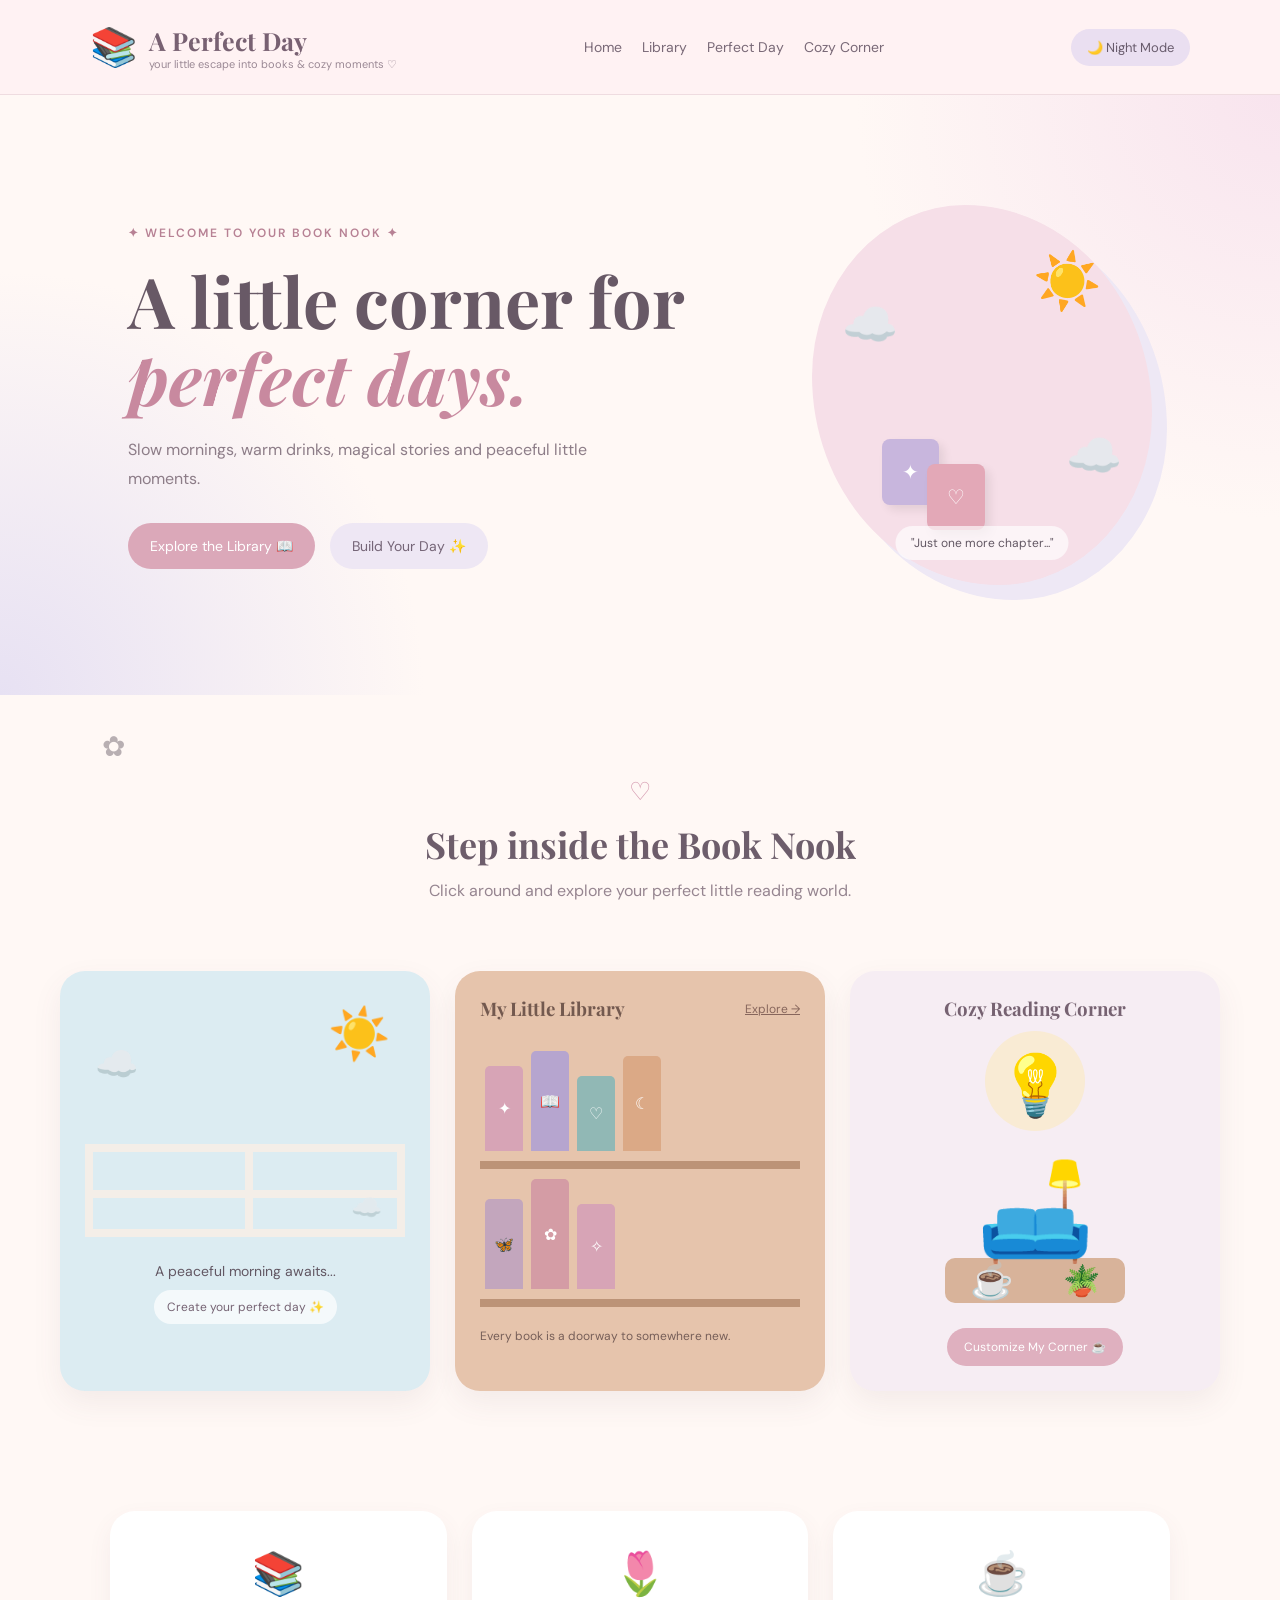
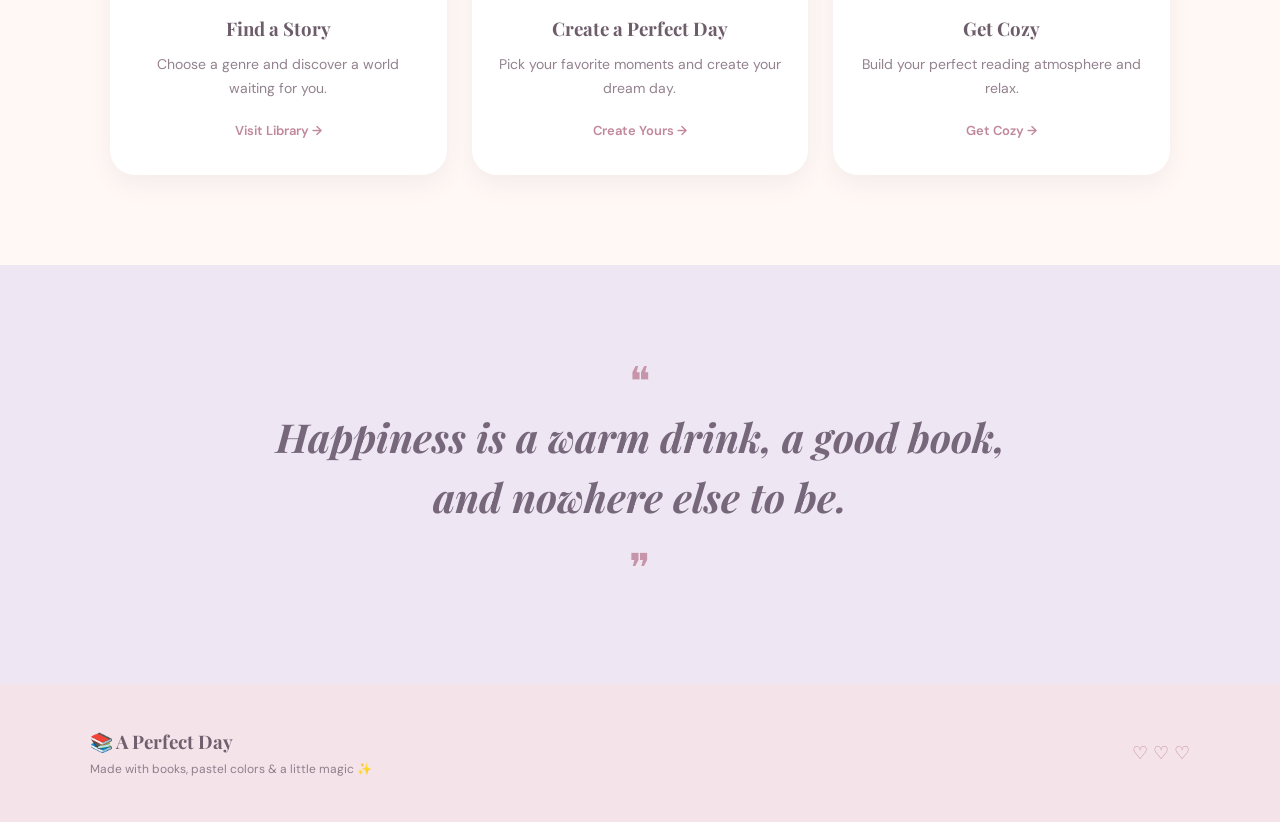
<file: index.html>
<!DOCTYPE html>
<html lang="en">

<head>
    <meta charset="UTF-8">
    <meta name="viewport" content="width=device-width, initial-scale=1.0">

    <title>A Perfect Day | Book Nook</title>

    <link rel="stylesheet" href="style.css">
</head>

<body>

    <div class="floating-decoration decoration-1">✦</div>
    <div class="floating-decoration decoration-2">♡</div>
    <div class="floating-decoration decoration-3">✿</div>

    <header>

        <div class="logo">
            <span>📚</span>
            <div>
                <h1>A Perfect Day</h1>
                <p>your little escape into books & cozy moments ♡</p>
            </div>
        </div>

        <nav>
            <a href="index.html">Home</a>
            <a href="books.html">Library</a>
            <a href="perfect-day.html">Perfect Day</a>
            <a href="cozy-corner.html">Cozy Corner</a>
        </nav>

        <button id="themeButton" class="theme-button">
            🌙 Night Mode
        </button>

    </header>


    <main>

        <!-- HERO -->

        <section class="hero">

            <div class="hero-text">

                <span class="small-title">✦ WELCOME TO YOUR BOOK NOOK ✦</span>

                <h2>
                    A little corner for
                    <span>perfect days.</span>
                </h2>

                <p>
                    Slow mornings, warm drinks, magical stories
                    and peaceful little moments.
                </p>

                <div class="hero-buttons">

                    <a href="books.html" class="primary-button">
                        Explore the Library 📖
                    </a>

                    <a href="perfect-day.html" class="secondary-button">
                        Build Your Day ✨
                    </a>

                </div>

            </div>


            <div class="hero-decoration">

                <div class="moon-stars">☀️</div>

                <div class="cloud cloud-a">☁️</div>
                <div class="cloud cloud-b">☁️</div>

                <div class="mini-book book-one">✦</div>
                <div class="mini-book book-two">♡</div>

                <div class="hero-quote">
                    "Just one more chapter..."
                </div>

            </div>

        </section>


        <!-- BOOK NOOK -->

        <section class="section-title">

            <span>♡</span>

            <h2>Step inside the Book Nook</h2>

            <p>
                Click around and explore your perfect little reading world.
            </p>

        </section>


        <section class="book-nook">

            <!-- WINDOW -->

            <div class="window-card">

                <div class="window-top">

                    <span class="sun" id="sun">☀️</span>

                    <span class="tiny-cloud">☁️</span>

                </div>

                <div class="window-middle">

                    <div class="window-divider vertical"></div>
                    <div class="window-divider horizontal"></div>

                    <div class="cloud small-cloud">☁️</div>

                </div>

                <div class="window-bottom">

                    <p id="timeText">
                        A peaceful morning awaits...
                    </p>

                    <a href="perfect-day.html">
                        Create your perfect day ✨
                    </a>

                </div>

            </div>


            <!-- BOOKSHELF -->

            <div class="bookshelf-card">

                <div class="bookshelf-title">

                    <h3>My Little Library</h3>

                    <a href="books.html">Explore →</a>

                </div>


                <div class="shelf">

                    <div class="book pastel-book-1">✦</div>
                    <div class="book pastel-book-2">📖</div>
                    <div class="book pastel-book-3">♡</div>
                    <div class="book pastel-book-4">☾</div>

                </div>


                <div class="shelf">

                    <div class="book pastel-book-5">🦋</div>
                    <div class="book pastel-book-6">✿</div>
                    <div class="book pastel-book-1">✧</div>

                </div>


                <p class="shelf-caption">
                    Every book is a doorway to somewhere new.
                </p>

            </div>


            <!-- COZY AREA -->

            <div class="cozy-card">

                <h3>Cozy Reading Corner</h3>

                <div class="lamp-area">

                    <button id="lamp" class="lamp-button">
                        💡
                    </button>

                    <span class="lamp-glow"></span>

                </div>


                <div class="chair">
                    🛋️
                </div>


                <div class="little-table">

                    <button id="mug" class="mug-button">
                        ☕
                    </button>

                    <span>🪴</span>

                </div>


                <a href="cozy-corner.html" class="cozy-button">
                    Customize My Corner ☕
                </a>

            </div>

        </section>


        <!-- FEATURES -->

        <section class="features-section">

            <div class="feature-card">

                <div class="feature-icon">📚</div>

                <h3>Find a Story</h3>

                <p>
                    Choose a genre and discover
                    a world waiting for you.
                </p>

                <a href="books.html">
                    Visit Library →
                </a>

            </div>


            <div class="feature-card">

                <div class="feature-icon">🌷</div>

                <h3>Create a Perfect Day</h3>

                <p>
                    Pick your favorite moments
                    and create your dream day.
                </p>

                <a href="perfect-day.html">
                    Create Yours →
                </a>

            </div>


            <div class="feature-card">

                <div class="feature-icon">☕</div>

                <h3>Get Cozy</h3>

                <p>
                    Build your perfect reading
                    atmosphere and relax.
                </p>

                <a href="cozy-corner.html">
                    Get Cozy →
                </a>

            </div>

        </section>


        <!-- QUOTE -->

        <section class="quote-section">

            <span class="quote-icon">❝</span>

            <h2>
                Happiness is a warm drink,
                a good book, and nowhere else to be.
            </h2>

            <span class="quote-icon bottom-quote">❞</span>

        </section>

    </main>


    <footer>

        <div>

            <h3>📚 A Perfect Day</h3>

            <p>
                Made with books, pastel colors & a little magic ✨
            </p>

        </div>

        <p class="footer-heart">
            ♡ ♡ ♡
        </p>

    </footer>


    <script src="script.js"></script>

</body>

</html>
</file>
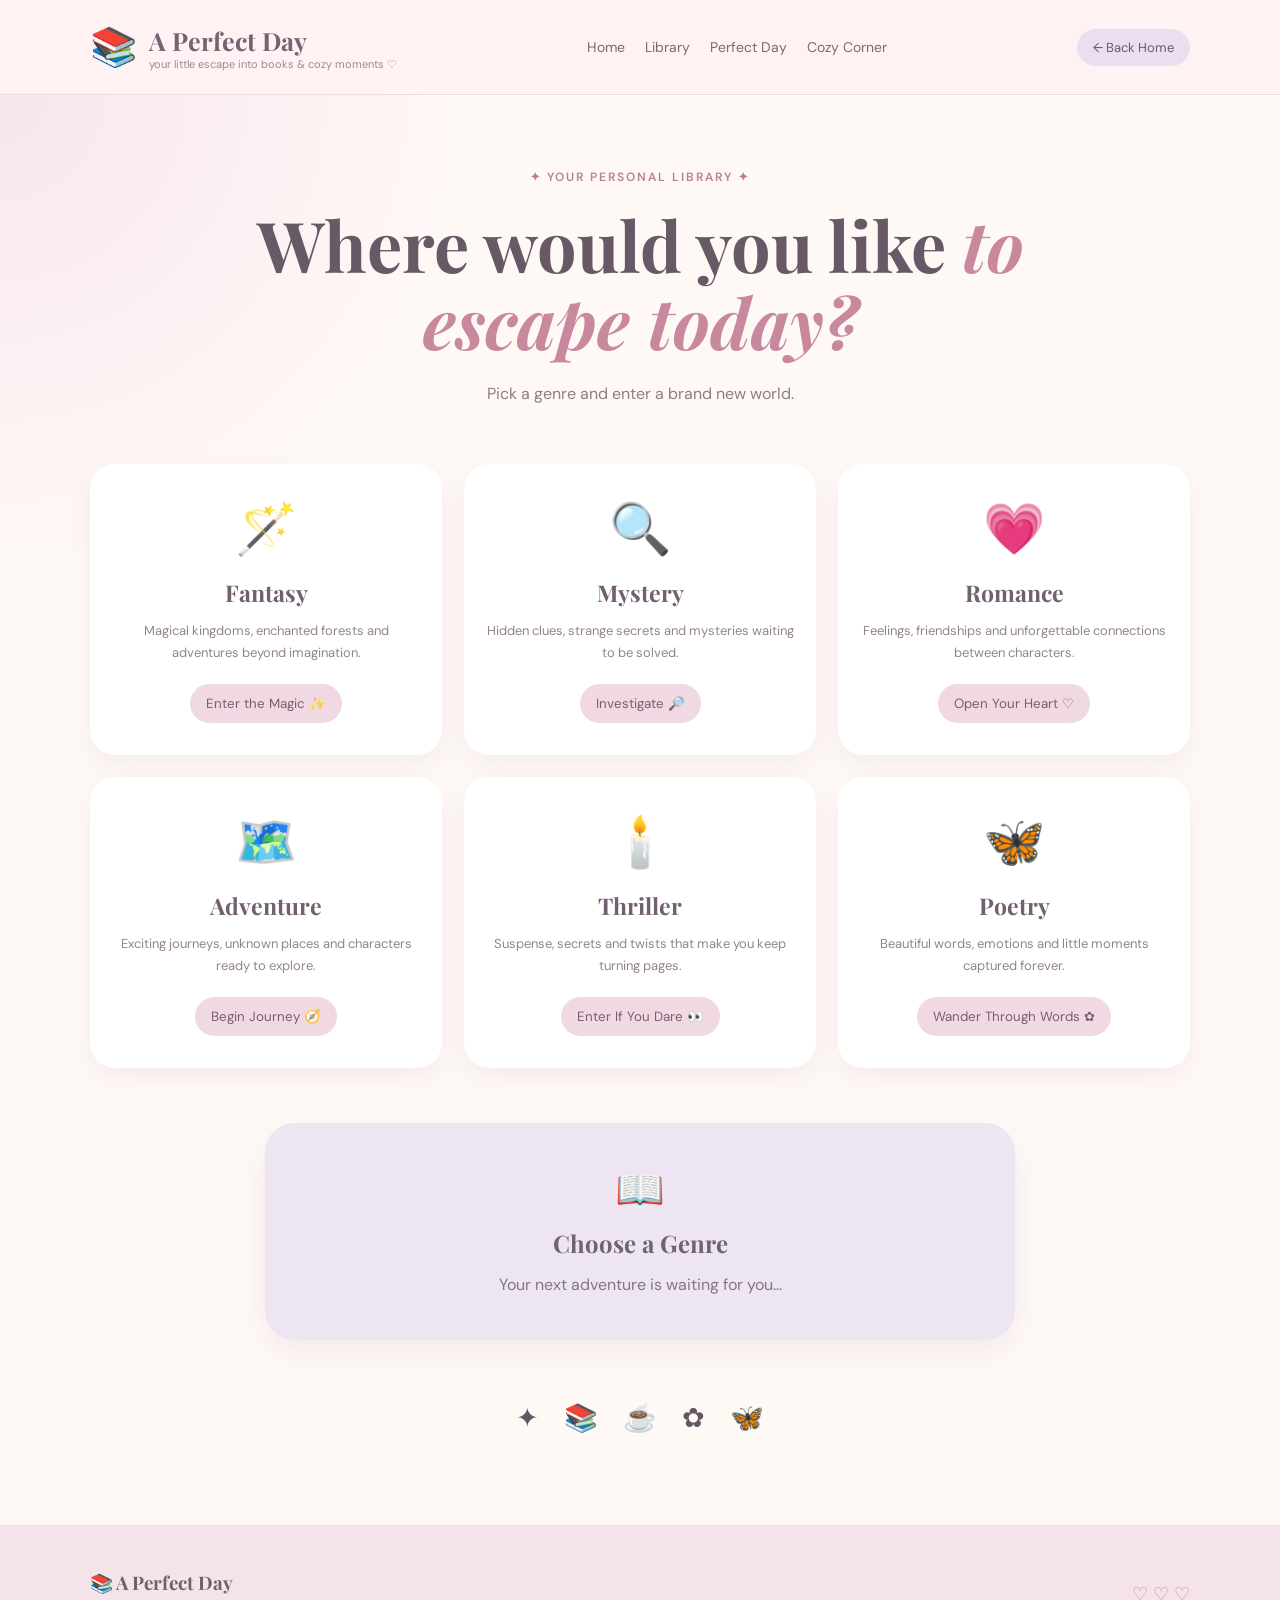
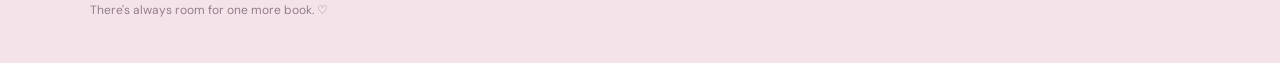
<file: books.html>
<!DOCTYPE html>
<html lang="en">

<head>
    <meta charset="UTF-8">
    <meta name="viewport" content="width=device-width, initial-scale=1.0">

    <title>My Library | A Perfect Day</title>

    <link rel="stylesheet" href="style.css">
</head>

<body>

    <div class="floating-decoration decoration-1">✦</div>
    <div class="floating-decoration decoration-2">♡</div>

    <header>

        <div class="logo">

            <span>📚</span>

            <div>

                <h1>A Perfect Day</h1>

                <p>your little escape into books & cozy moments ♡</p>

            </div>

        </div>


        <nav>

            <a href="index.html">Home</a>
            <a href="books.html">Library</a>
            <a href="perfect-day.html">Perfect Day</a>
            <a href="cozy-corner.html">Cozy Corner</a>

        </nav>


        <a href="index.html" class="back-button">
            ← Back Home
        </a>

    </header>


    <main class="page-main">

        <section class="page-hero">

            <span class="small-title">
                ✦ YOUR PERSONAL LIBRARY ✦
            </span>

            <h2>
                Where would you like
                <span>to escape today?</span>
            </h2>

            <p>
                Pick a genre and enter a brand new world.
            </p>

        </section>


        <section class="genre-grid">

            <article class="genre-card">

                <div class="genre-icon">🪄</div>

                <h3>Fantasy</h3>

                <p>
                    Magical kingdoms, enchanted forests
                    and adventures beyond imagination.
                </p>

                <button data-genre="Fantasy">
                    Enter the Magic ✨
                </button>

            </article>


            <article class="genre-card">

                <div class="genre-icon">🔍</div>

                <h3>Mystery</h3>

                <p>
                    Hidden clues, strange secrets
                    and mysteries waiting to be solved.
                </p>

                <button data-genre="Mystery">
                    Investigate 🔎
                </button>

            </article>


            <article class="genre-card">

                <div class="genre-icon">💗</div>

                <h3>Romance</h3>

                <p>
                    Feelings, friendships and unforgettable
                    connections between characters.
                </p>

                <button data-genre="Romance">
                    Open Your Heart ♡
                </button>

            </article>


            <article class="genre-card">

                <div class="genre-icon">🗺️</div>

                <h3>Adventure</h3>

                <p>
                    Exciting journeys, unknown places
                    and characters ready to explore.
                </p>

                <button data-genre="Adventure">
                    Begin Journey 🧭
                </button>

            </article>


            <article class="genre-card">

                <div class="genre-icon">🕯️</div>

                <h3>Thriller</h3>

                <p>
                    Suspense, secrets and twists
                    that make you keep turning pages.
                </p>

                <button data-genre="Thriller">
                    Enter If You Dare 👀
                </button>

            </article>


            <article class="genre-card">

                <div class="genre-icon">🦋</div>

                <h3>Poetry</h3>

                <p>
                    Beautiful words, emotions
                    and little moments captured forever.
                </p>

                <button data-genre="Poetry">
                    Wander Through Words ✿
                </button>

            </article>

        </section>


        <section id="genreResult" class="result-card">

            <span class="result-icon">📖</span>

            <h2>Choose a Genre</h2>

            <p>
                Your next adventure is waiting for you...
            </p>

        </section>


        <section class="library-decoration">

            <span>✦</span>
            <span>📚</span>
            <span>☕</span>
            <span>✿</span>
            <span>🦋</span>

        </section>

    </main>


    <footer>

        <div>

            <h3>📚 A Perfect Day</h3>

            <p>
                There's always room for one more book. ♡
            </p>

        </div>

        <p class="footer-heart">♡ ♡ ♡</p>

    </footer>


    <script src="script.js"></script>

</body>

</html>
</file>
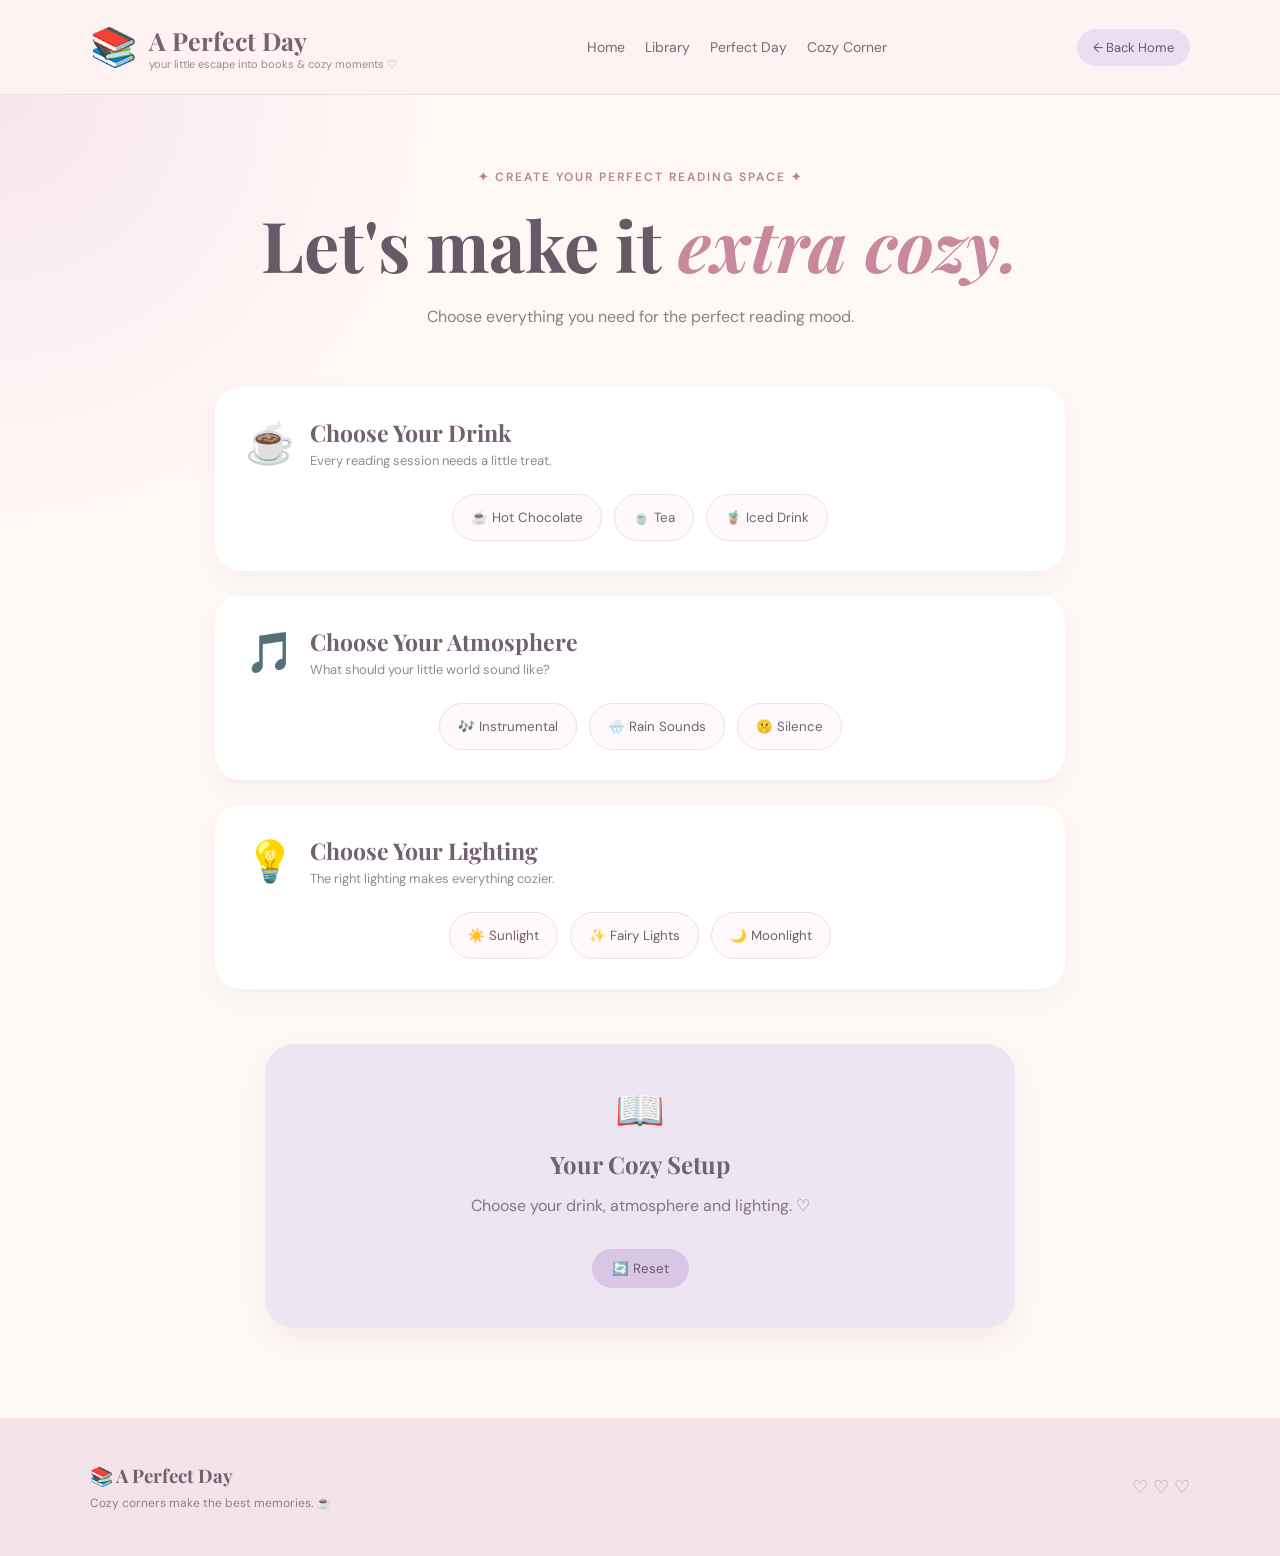
<file: cozy-corner.html>
<!DOCTYPE html>
<html lang="en">

<head>
    <meta charset="UTF-8">
    <meta name="viewport" content="width=device-width, initial-scale=1.0">

    <title>Cozy Corner | A Perfect Day</title>

    <link rel="stylesheet" href="style.css">
</head>

<body>

    <div class="floating-decoration decoration-1">☕</div>
    <div class="floating-decoration decoration-2">♡</div>

    <header>

        <div class="logo">

            <span>📚</span>

            <div>

                <h1>A Perfect Day</h1>

                <p>your little escape into books & cozy moments ♡</p>

            </div>

        </div>


        <nav>

            <a href="index.html">Home</a>
            <a href="books.html">Library</a>
            <a href="perfect-day.html">Perfect Day</a>
            <a href="cozy-corner.html">Cozy Corner</a>

        </nav>


        <a href="index.html" class="back-button">
            ← Back Home
        </a>

    </header>


    <main class="page-main">

        <section class="page-hero">

            <span class="small-title">
                ✦ CREATE YOUR PERFECT READING SPACE ✦
            </span>

            <h2>
                Let's make it
                <span>extra cozy.</span>
            </h2>

            <p>
                Choose everything you need for the perfect reading mood.
            </p>

        </section>


        <!-- DRINK -->

        <section class="choice-section">

            <div class="choice-heading">

                <span>☕</span>

                <div>

                    <h3>Choose Your Drink</h3>

                    <p>Every reading session needs a little treat.</p>

                </div>

            </div>


            <div class="choice-buttons">

                <button class="cozy-option"
                    data-type="drink"
                    data-value="☕ A warm cup of hot chocolate">

                    ☕ Hot Chocolate

                </button>


                <button class="cozy-option"
                    data-type="drink"
                    data-value="🍵 A calming cup of tea">

                    🍵 Tea

                </button>


                <button class="cozy-option"
                    data-type="drink"
                    data-value="🧋 A refreshing iced drink">

                    🧋 Iced Drink

                </button>

            </div>

        </section>


        <!-- ATMOSPHERE -->

        <section class="choice-section">

            <div class="choice-heading">

                <span>🎵</span>

                <div>

                    <h3>Choose Your Atmosphere</h3>

                    <p>What should your little world sound like?</p>

                </div>

            </div>


            <div class="choice-buttons">

                <button class="cozy-option"
                    data-type="music"
                    data-value="🎶 Soft instrumental music playing in the background">

                    🎶 Instrumental

                </button>


                <button class="cozy-option"
                    data-type="music"
                    data-value="🌧️ Peaceful rain sounds outside the window">

                    🌧️ Rain Sounds

                </button>


                <button class="cozy-option"
                    data-type="music"
                    data-value="🤫 Complete peaceful silence">

                    🤫 Silence

                </button>

            </div>

        </section>


        <!-- LIGHTING -->

        <section class="choice-section">

            <div class="choice-heading">

                <span>💡</span>

                <div>

                    <h3>Choose Your Lighting</h3>

                    <p>The right lighting makes everything cozier.</p>

                </div>

            </div>


            <div class="choice-buttons">

                <button class="cozy-option"
                    data-type="light"
                    data-value="☀️ Bright afternoon sunlight">

                    ☀️ Sunlight

                </button>


                <button class="cozy-option"
                    data-type="light"
                    data-value="✨ Warm fairy lights">

                    ✨ Fairy Lights

                </button>


                <button class="cozy-option"
                    data-type="light"
                    data-value="🌙 Soft moonlight">

                    🌙 Moonlight

                </button>

            </div>

        </section>


        <!-- RESULT -->

        <section class="cozy-result result-card">

            <span class="result-icon">📖</span>

            <h2>Your Cozy Setup</h2>

            <div id="cozyResult">

                <p>
                    Choose your drink, atmosphere
                    and lighting. ♡
                </p>

            </div>


            <button id="resetCozy" class="reset-button">

                🔄 Reset

            </button>

        </section>

    </main>


    <footer>

        <div>

            <h3>📚 A Perfect Day</h3>

            <p>
                Cozy corners make the best memories. ☕
            </p>

        </div>

        <p class="footer-heart">♡ ♡ ♡</p>

    </footer>


    <script src="script.js"></script>

</body>

</html>
</file>
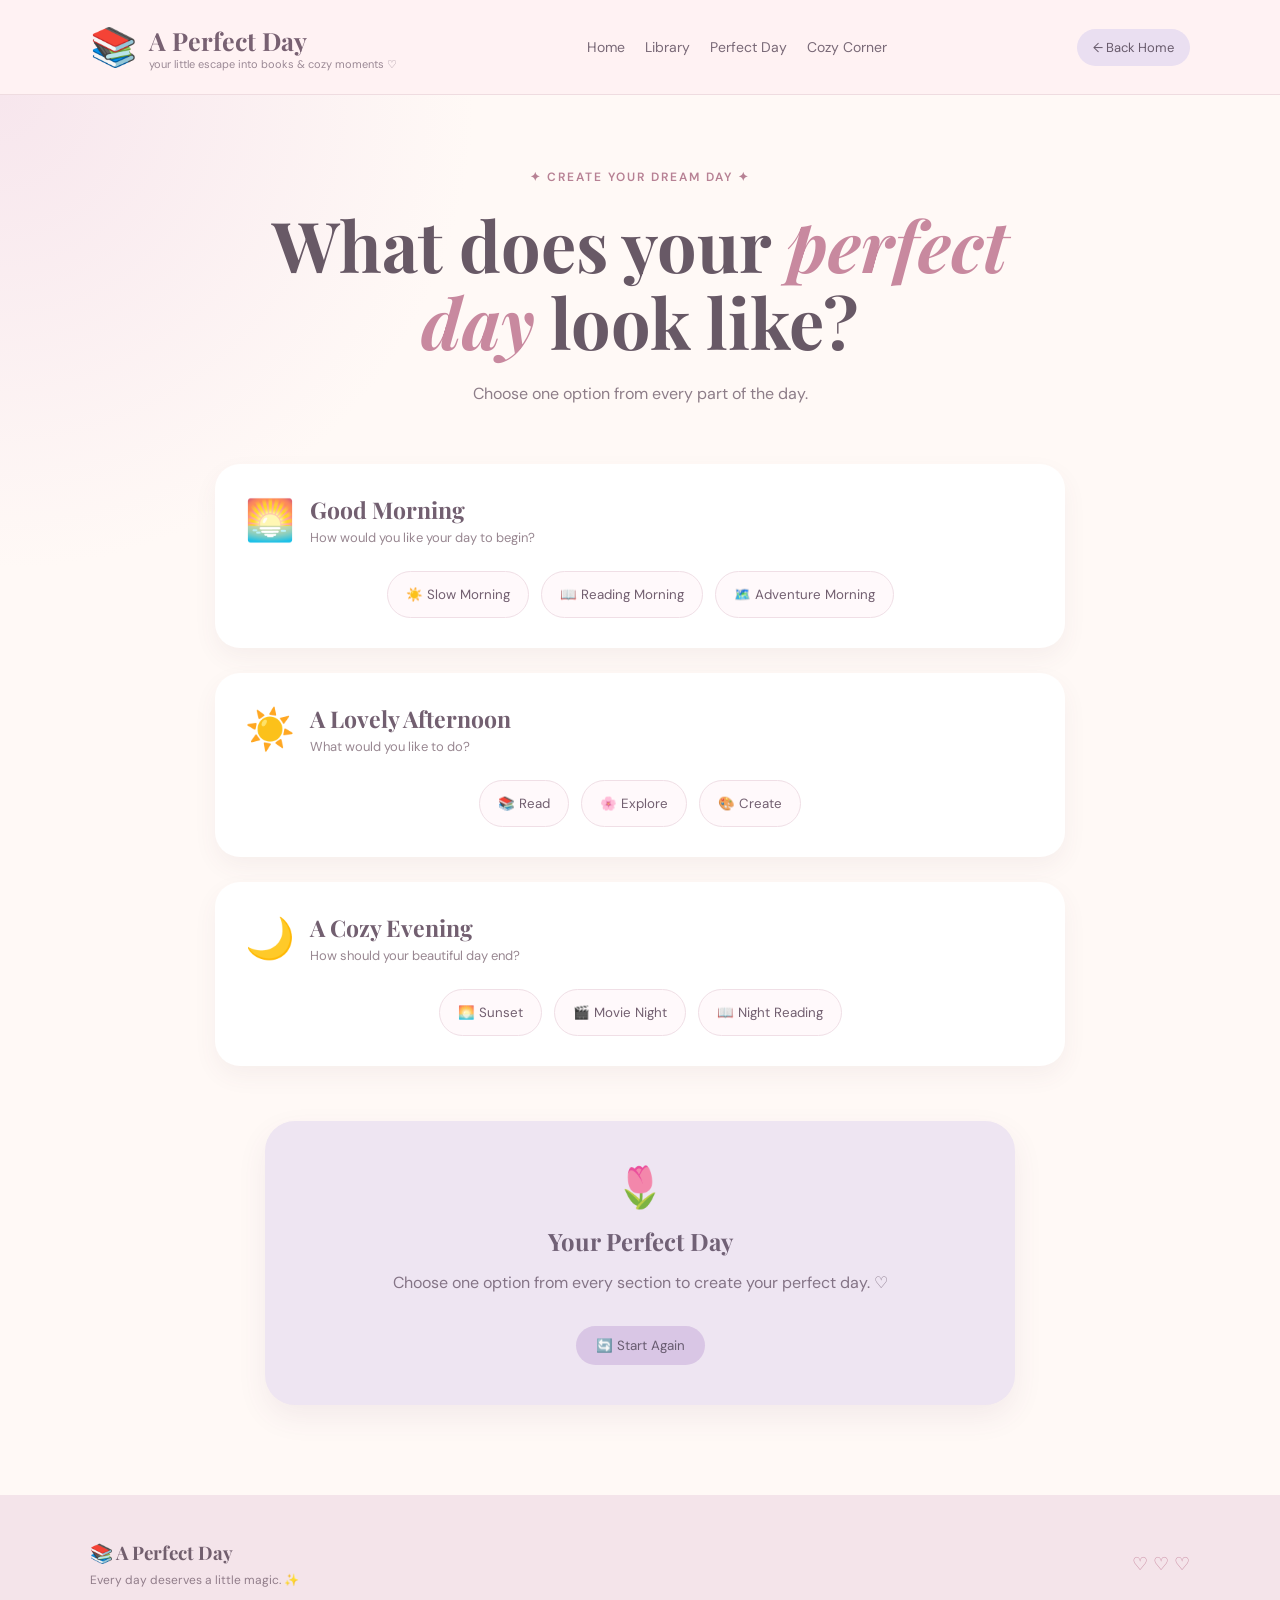
<file: perfect-day.html>
<!DOCTYPE html>
<html lang="en">

<head>
    <meta charset="UTF-8">
    <meta name="viewport" content="width=device-width, initial-scale=1.0">

    <title>Your Perfect Day | A Perfect Day</title>

    <link rel="stylesheet" href="style.css">
</head>

<body>

    <div class="floating-decoration decoration-1">☀️</div>
    <div class="floating-decoration decoration-2">✿</div>

    <header>

        <div class="logo">

            <span>📚</span>

            <div>

                <h1>A Perfect Day</h1>

                <p>your little escape into books & cozy moments ♡</p>

            </div>

        </div>


        <nav>

            <a href="index.html">Home</a>
            <a href="books.html">Library</a>
            <a href="perfect-day.html">Perfect Day</a>
            <a href="cozy-corner.html">Cozy Corner</a>

        </nav>


        <a href="index.html" class="back-button">
            ← Back Home
        </a>

    </header>


    <main class="page-main">

        <section class="page-hero">

            <span class="small-title">
                ✦ CREATE YOUR DREAM DAY ✦
            </span>

            <h2>
                What does your
                <span>perfect day</span>
                look like?
            </h2>

            <p>
                Choose one option from every part of the day.
            </p>

        </section>


        <!-- MORNING -->

        <section class="choice-section">

            <div class="choice-heading">

                <span>🌅</span>

                <div>

                    <h3>Good Morning</h3>

                    <p>How would you like your day to begin?</p>

                </div>

            </div>


            <div class="choice-buttons">

                <button class="day-choice"
                    data-choice="morning"
                    data-value="A slow morning with warm sunlight and a delicious breakfast.">

                    ☀️ Slow Morning

                </button>


                <button class="day-choice"
                    data-choice="morning"
                    data-value="A peaceful morning curled up with a book and a warm drink.">

                    📖 Reading Morning

                </button>


                <button class="day-choice"
                    data-choice="morning"
                    data-value="An exciting morning exploring somewhere new.">

                    🗺️ Adventure Morning

                </button>

            </div>

        </section>


        <!-- AFTERNOON -->

        <section class="choice-section">

            <div class="choice-heading">

                <span>☀️</span>

                <div>

                    <h3>A Lovely Afternoon</h3>

                    <p>What would you like to do?</p>

                </div>

            </div>


            <div class="choice-buttons">

                <button class="day-choice"
                    data-choice="afternoon"
                    data-value="Spend the afternoon reading somewhere beautiful and peaceful.">

                    📚 Read

                </button>


                <button class="day-choice"
                    data-choice="afternoon"
                    data-value="Go outside and explore with your favorite people.">

                    🌸 Explore

                </button>


                <button class="day-choice"
                    data-choice="afternoon"
                    data-value="Spend time creating something you love.">

                    🎨 Create

                </button>

            </div>

        </section>


        <!-- EVENING -->

        <section class="choice-section">

            <div class="choice-heading">

                <span>🌙</span>

                <div>

                    <h3>A Cozy Evening</h3>

                    <p>How should your beautiful day end?</p>

                </div>

            </div>


            <div class="choice-buttons">

                <button class="day-choice"
                    data-choice="evening"
                    data-value="Watch the sunset while listening to your favorite music.">

                    🌅 Sunset

                </button>


                <button class="day-choice"
                    data-choice="evening"
                    data-value="Have a cozy evening followed by your favorite movie.">

                    🎬 Movie Night

                </button>


                <button class="day-choice"
                    data-choice="evening"
                    data-value="End the day reading underneath warm fairy lights.">

                    📖 Night Reading

                </button>

            </div>

        </section>


        <!-- RESULT -->

        <section class="perfect-result result-card">

            <span class="result-icon">🌷</span>

            <h2>Your Perfect Day</h2>

            <div id="dayResult">

                <p>
                    Choose one option from every section
                    to create your perfect day. ♡
                </p>

            </div>


            <button id="resetDay" class="reset-button">

                🔄 Start Again

            </button>

        </section>

    </main>


    <footer>

        <div>

            <h3>📚 A Perfect Day</h3>

            <p>
                Every day deserves a little magic. ✨
            </p>

        </div>

        <p class="footer-heart">♡ ♡ ♡</p>

    </footer>


    <script src="script.js"></script>

</body>

</html>
</file>
<file: style.css>
@import url('https://fonts.googleapis.com/css2?family=DM+Sans:wght@400;500;600;700&family=Playfair+Display:wght@500;600;700&display=swap');


/* =========================
   GENERAL
========================= */

* {
    margin: 0;
    padding: 0;
    box-sizing: border-box;
}


html {
    scroll-behavior: smooth;
}


body {

    font-family: "DM Sans", sans-serif;

    background: #fff8f5;

    color: #625763;

    overflow-x: hidden;

    transition: 0.4s;

}


button,
a {
    font-family: inherit;
}


button {
    cursor: pointer;
}


/* =========================
   FLOATING DECORATIONS
========================= */

.floating-decoration {

    position: fixed;

    z-index: -1;

    opacity: 0.45;

    font-size: 28px;

}


.decoration-1 {

    top: 20%;

    left: 3%;

}


.decoration-2 {

    right: 4%;

    top: 45%;

}


.decoration-3 {

    bottom: 15%;

    left: 8%;

}


/* =========================
   HEADER
========================= */

header {

    padding: 22px 7%;

    background: rgba(255, 241, 242, 0.92);

    border-bottom: 1px solid #efdce0;

    display: flex;

    align-items: center;

    justify-content: space-between;

    gap: 20px;

    flex-wrap: wrap;

}


.logo {

    display: flex;

    align-items: center;

    gap: 12px;

}


.logo > span {

    font-size: 38px;

}


.logo h1 {

    font-family: "Playfair Display", serif;

    font-size: 25px;

    color: #786172;

}


.logo p {

    font-size: 11px;

    color: #9b8995;

}


nav {

    display: flex;

    gap: 20px;

}


nav a {

    color: #796977;

    text-decoration: none;

    font-size: 14px;

    transition: 0.3s;

}


nav a:hover {

    color: #c5879c;

}


.theme-button,
.back-button {

    border: none;

    padding: 10px 16px;

    border-radius: 25px;

    background: #eadff1;

    color: #685b6c;

    text-decoration: none;

    font-size: 13px;

    transition: 0.3s;

}


.theme-button:hover,
.back-button:hover {

    transform: translateY(-2px);

    box-shadow: 0 5px 15px rgba(120, 90, 110, 0.15);

}


/* =========================
   HERO
========================= */

.hero {

    min-height: 600px;

    padding: 80px 10%;

    display: flex;

    align-items: center;

    justify-content: space-between;

    gap: 50px;

    background:

        radial-gradient(
            circle at top right,
            #f8e4ee,
            transparent 30%
        ),

        radial-gradient(
            circle at bottom left,
            #e7e1f3,
            transparent 30%
        ),

        #fff8f5;

}


.hero-text {

    max-width: 600px;

}


.small-title {

    color: #b78194;

    font-size: 12px;

    letter-spacing: 2px;

    font-weight: 600;

}


.hero h2,
.page-hero h2 {

    font-family: "Playfair Display", serif;

    font-size: clamp(42px, 6vw, 70px);

    line-height: 1.1;

    color: #685966;

    margin: 20px 0;

}


.hero h2 span,
.page-hero h2 span {

    color: #c8899f;

    font-style: italic;

}


.hero-text p,
.page-hero p {

    line-height: 1.8;

    color: #8d7d88;

    max-width: 520px;

}


.hero-buttons {

    display: flex;

    gap: 15px;

    margin-top: 30px;

    flex-wrap: wrap;

}


.primary-button,
.secondary-button {

    padding: 14px 22px;

    border-radius: 28px;

    text-decoration: none;

    font-size: 14px;

    transition: 0.3s;

}


.primary-button {

    background: #dba8b9;

    color: white;

}


.secondary-button {

    background: #eee7f4;

    color: #756577;

}


.primary-button:hover,
.secondary-button:hover {

    transform: translateY(-3px);

    box-shadow: 0 8px 20px rgba(180, 120, 145, 0.2);

}


/* HERO DECORATION */

.hero-decoration {

    width: 340px;

    height: 380px;

    position: relative;

    background: #f6dfe8;

    border-radius: 45% 55% 45% 55%;

    box-shadow: 15px 15px 0 #eee8f5;

}


.moon-stars {

    position: absolute;

    right: 50px;

    top: 40px;

    font-size: 55px;

}


.cloud {

    position: absolute;

    font-size: 45px;

    opacity: 0.85;

}


.cloud-a {

    top: 90px;

    left: 30px;

}


.cloud-b {

    bottom: 100px;

    right: 30px;

}


.mini-book {

    position: absolute;

    padding: 20px;

    border-radius: 8px;

    color: white;

    font-size: 20px;

    box-shadow: 5px 5px 10px rgba(0,0,0,0.08);

}


.book-one {

    background: #c8b6dd;

    bottom: 80px;

    left: 70px;

}


.book-two {

    background: #e3a8b7;

    bottom: 55px;

    left: 115px;

}


.hero-quote {

    position: absolute;

    bottom: 25px;

    left: 50%;

    transform: translateX(-50%);

    background: rgba(255,255,255,0.65);

    padding: 9px 15px;

    border-radius: 20px;

    width: max-content;

    font-size: 12px;

}


/* =========================
   SECTION TITLE
========================= */

.section-title {

    text-align: center;

    padding: 80px 20px 40px;

}


.section-title span {

    color: #d397ad;

    font-size: 25px;

}


.section-title h2 {

    font-family: "Playfair Display", serif;

    color: #6d5d6b;

    font-size: 36px;

    margin: 12px;

}


.section-title p {

    color: #968590;

}


/* =========================
   BOOK NOOK
========================= */

.book-nook {

    display: grid;

    grid-template-columns: repeat(3, 1fr);

    gap: 25px;

    max-width: 1200px;

    margin: auto;

    padding: 30px 20px 90px;

}


.window-card,
.bookshelf-card,
.cozy-card {

    background: #fff;

    padding: 25px;

    border-radius: 25px;

    box-shadow: 0 12px 30px rgba(105, 75, 90, 0.08);

}


/* WINDOW */

.window-card {

    min-height: 390px;

    background: #dcecf2;

    overflow: hidden;

    position: relative;

}


.window-top {

    height: 40%;

    position: relative;

}


.sun {

    position: absolute;

    right: 15px;

    top: 5px;

    font-size: 50px;

}


.tiny-cloud {

    font-size: 35px;

    position: absolute;

    left: 10px;

    top: 45px;

}


.window-middle {

    height: 25%;

    border: 8px solid #f4eee8;

    position: relative;

}


.window-divider {

    position: absolute;

    background: #f4eee8;

}


.vertical {

    width: 8px;

    height: 100%;

    left: 50%;

}


.horizontal {

    height: 8px;

    width: 100%;

    top: 50%;

}


.small-cloud {

    font-size: 25px;

    right: 15px;

    bottom: 5px;

}


.window-bottom {

    text-align: center;

    padding-top: 25px;

}


.window-bottom p {

    font-size: 14px;

    margin-bottom: 15px;

}


.window-bottom a {

    background: rgba(255,255,255,0.7);

    color: #756373;

    text-decoration: none;

    padding: 9px 13px;

    border-radius: 20px;

    font-size: 12px;

}


/* BOOKSHELF */

.bookshelf-card {

    background: #e6c4ac;

}


.bookshelf-title {

    display: flex;

    justify-content: space-between;

    align-items: center;

    margin-bottom: 20px;

}


.bookshelf-title h3 {

    font-family: "Playfair Display", serif;

    color: #73594f;

}


.bookshelf-title a {

    font-size: 12px;

    color: #87665c;

}


.shelf {

    border-bottom: 8px solid #bc9377;

    padding: 10px 5px;

    min-height: 120px;

    display: flex;

    align-items: end;

    gap: 8px;

}


.book {

    width: 38px;

    border-radius: 5px 5px 0 0;

    display: flex;

    align-items: center;

    justify-content: center;

    color: white;

    transition: 0.3s;

}


.book:hover {

    transform: translateY(-8px) rotate(-2deg);

}


.pastel-book-1 {

    height: 85px;

    background: #d7a4b6;

}


.pastel-book-2 {

    height: 100px;

    background: #b6a5cf;

}


.pastel-book-3 {

    height: 75px;

    background: #91b8b5;

}


.pastel-book-4 {

    height: 95px;

    background: #dba986;

}


.pastel-book-5 {

    height: 90px;

    background: #c3a6bd;

}


.pastel-book-6 {

    height: 110px;

    background: #d49ca5;

}


.shelf-caption {

    font-size: 12px;

    color: #765e58;

    margin-top: 20px;

    line-height: 1.5;

}


/* COZY CARD */

.cozy-card {

    text-align: center;

    background: #f6edf3;

}


.cozy-card h3 {

    font-family: "Playfair Display", serif;

    color: #766271;

}


.lamp-area {

    position: relative;

    margin: 25px;

}


.lamp-button {

    border: none;

    background: transparent;

    font-size: 60px;

    position: relative;

    z-index: 2;

}


.lamp-glow {

    width: 100px;

    height: 100px;

    background: rgba(255, 228, 140, 0.3);

    border-radius: 50%;

    position: absolute;

    top: -15px;

    left: 50%;

    transform: translateX(-50%);

}


.chair {

    font-size: 95px;

}


.little-table {

    background: #d8b39a;

    width: 180px;

    height: 45px;

    margin: -15px auto 25px;

    border-radius: 10px;

    display: flex;

    align-items: center;

    justify-content: space-around;

    font-size: 30px;

}


.mug-button {

    border: none;

    background: transparent;

    font-size: 35px;

}


.cozy-button {

    display: inline-block;

    background: #dfb0bf;

    color: white;

    padding: 11px 17px;

    border-radius: 20px;

    text-decoration: none;

    font-size: 12px;

    transition: 0.3s;

}


.cozy-button:hover {

    transform: scale(1.05);

}


/* =========================
   FEATURE CARDS
========================= */

.features-section {

    max-width: 1100px;

    margin: auto;

    padding: 30px 20px 90px;

    display: grid;

    grid-template-columns: repeat(3, 1fr);

    gap: 25px;

}


.feature-card {

    padding: 35px 25px;

    background: #fff;

    border-radius: 25px;

    text-align: center;

    box-shadow: 0 10px 25px rgba(110,80,100,0.07);

    transition: 0.3s;

}


.feature-card:hover {

    transform: translateY(-7px);

}


.feature-icon {

    font-size: 42px;

    margin-bottom: 15px;

}


.feature-card h3 {

    font-family: "Playfair Display", serif;

    color: #6d5c6a;

    margin-bottom: 12px;

}


.feature-card p {

    font-size: 14px;

    line-height: 1.7;

    color: #93828e;

    margin-bottom: 18px;

}


.feature-card a {

    text-decoration: none;

    color: #c1879a;

    font-size: 13px;

    font-weight: 600;

}


/* =========================
   QUOTE
========================= */

.quote-section {

    text-align: center;

    padding: 90px 20px;

    background: #eee6f3;

}


.quote-section h2 {

    max-width: 750px;

    margin: auto;

    font-family: "Playfair Display", serif;

    font-size: clamp(25px, 4vw, 40px);

    font-style: italic;

    color: #76677b;

    line-height: 1.5;

}


.quote-icon {

    font-size: 40px;

    color: #c795aa;

}


.bottom-quote {

    display: block;

    margin-top: 15px;

}


/* =========================
   OTHER PAGES
========================= */

.page-main {

    min-height: 700px;

    padding: 70px 20px 90px;

    background:

        radial-gradient(
            circle at top left,
            #f7e6ed,
            transparent 25%
        ),

        #fff9f6;

}


.page-hero {

    text-align: center;

    margin: 0 auto 55px;

    max-width: 800px;

}


.page-hero p {

    margin: auto;

}


/* =========================
   GENRES
========================= */

.genre-grid {

    max-width: 1100px;

    margin: auto;

    display: grid;

    grid-template-columns: repeat(3, 1fr);

    gap: 22px;

}


.genre-card {

    background: white;

    padding: 32px 22px;

    border-radius: 25px;

    text-align: center;

    box-shadow: 0 10px 25px rgba(100,70,90,0.07);

    transition: 0.3s;

}


.genre-card:hover {

    transform: translateY(-8px);

}


.genre-icon {

    font-size: 50px;

    margin-bottom: 15px;

}


.genre-card h3 {

    font-family: "Playfair Display", serif;

    color: #725f70;

    font-size: 23px;

    margin-bottom: 12px;

}


.genre-card p {

    font-size: 13px;

    line-height: 1.7;

    color: #94838e;

    margin-bottom: 20px;

}


.genre-card button {

    border: none;

    background: #f0d9e2;

    color: #785f6e;

    padding: 11px 16px;

    border-radius: 22px;

    transition: 0.3s;

}


.genre-card button:hover {

    background: #e6c3d0;

    transform: scale(1.04);

}


/* =========================
   RESULT CARDS
========================= */

.result-card {

    max-width: 750px;

    margin: 55px auto 0;

    text-align: center;

    padding: 40px 30px;

    border-radius: 30px;

    background: #eee5f2;

    box-shadow: 0 12px 30px rgba(100,70,100,0.08);

}


.result-icon {

    font-size: 40px;

}


.result-card h2 {

    font-family: "Playfair Display", serif;

    color: #716176;

    margin: 12px 0;

}


.result-card p {

    line-height: 1.8;

    color: #847486;

}


.library-decoration {

    display: flex;

    justify-content: center;

    gap: 25px;

    font-size: 27px;

    margin-top: 60px;

}


/* =========================
   CHOICE PAGES
========================= */

.choice-section {

    max-width: 850px;

    margin: 25px auto;

    padding: 30px;

    background: white;

    border-radius: 25px;

    box-shadow: 0 10px 25px rgba(100,70,90,0.06);

}


.choice-heading {

    display: flex;

    align-items: center;

    gap: 15px;

    text-align: left;

    margin-bottom: 25px;

}


.choice-heading > span {

    font-size: 40px;

}


.choice-heading h3 {

    font-family: "Playfair Display", serif;

    color: #725f70;

    font-size: 23px;

}


.choice-heading p {

    font-size: 13px;

    color: #988791;

    margin-top: 4px;

}


.choice-buttons {

    display: flex;

    justify-content: center;

    flex-wrap: wrap;

    gap: 12px;

}


.day-choice,
.cozy-option {

    border: 1px solid #f0dfe6;

    background: #fff9fb;

    color: #725f70;

    padding: 14px 18px;

    border-radius: 25px;

    transition: 0.3s;

}


.day-choice:hover,
.cozy-option:hover {

    background: #f3dce5;

    transform: translateY(-3px);

}


.day-choice.selected,
.cozy-option.selected {

    background: #dba9ba;

    color: white;

}


.perfect-result,
.cozy-result {

    margin-top: 55px;

}


#dayResult p,
#cozyResult p {

    margin: 10px 0;

}


.reset-button {

    border: none;

    background: #d9c6e5;

    color: #685c70;

    padding: 11px 20px;

    border-radius: 22px;

    margin-top: 18px;

    transition: 0.3s;

}


.reset-button:hover {

    transform: scale(1.05);

}


/* =========================
   FOOTER
========================= */

footer {

    padding: 45px 7%;

    background: #f4e4ea;

    display: flex;

    justify-content: space-between;

    align-items: center;

    gap: 20px;

}


footer h3 {

    font-family: "Playfair Display", serif;

    color: #725f6e;

    margin-bottom: 7px;

}


footer p {

    font-size: 12px;

    color: #917d8a;

}


.footer-heart {

    color: #c8899f;

    font-size: 18px;

}


/* =========================
   NIGHT MODE
========================= */

body.night {

    background: #302b3d;

    color: #eee8f1;

}


body.night header {

    background: #393347;

    border-color: #51495e;

}


body.night .logo h1,
body.night .hero h2,
body.night .page-hero h2 {

    color: #eee6f2;

}


body.night nav a {

    color: #d9cfdf;

}


body.night .hero {

    background:

        radial-gradient(
            circle at top right,
            #493d57,
            transparent 30%
        ),

        #302b3d;

}


body.night .hero-text p,
body.night .page-hero p {

    color: #c6bbc9;

}


body.night .hero-decoration {

    background: #4b4058;

    box-shadow: 15px 15px 0 #393242;

}


body.night .moon-stars {

    font-size: 0;

}


body.night .moon-stars::after {

    content: "🌙";

    font-size: 55px;

}


body.night .section-title h2,
body.night .page-hero h2 {

    color: #eee6f2;

}


body.night .section-title p {

    color: #c6bbc9;

}


body.night .page-main {

    background: #302b3d;

}


body.night .feature-card,
body.night .genre-card,
body.night .choice-section {

    background: #40394d;

    box-shadow: none;

}


body.night .feature-card h3,
body.night .genre-card h3,
body.night .choice-heading h3 {

    color: #eee4ef;

}


body.night .feature-card p,
body.night .genre-card p,
body.night .choice-heading p {

    color: #c7bdcb;

}


body.night .result-card {

    background: #494154;

}


body.night .result-card h2 {

    color: #eee6f2;

}


body.night .result-card p {

    color: #d0c5d4;

}


body.night .window-card {

    background: #4e526b;

}


body.night .window-bottom {

    color: white;

}


body.night .cozy-card {

    background: #453d50;

}


body.night .quote-section {

    background: #413a4d;

}


body.night .quote-section h2 {

    color: #eee6f2;

}


body.night footer {

    background: #393347;

}


/* =========================
   MOBILE
========================= */

@media (max-width: 1000px) {

    .book-nook {

        grid-template-columns: 1fr;

        max-width: 500px;

    }


    .features-section {

        grid-template-columns: 1fr;

        max-width: 500px;

    }


    .genre-grid {

        grid-template-columns: repeat(2, 1fr);

    }

}


@media (max-width: 750px) {

    header {

        justify-content: center;

        text-align: center;

    }


    nav {

        order: 3;

        width: 100%;

        justify-content: center;

        flex-wrap: wrap;

    }


    .hero {

        flex-direction: column;

        text-align: center;

        padding: 70px 20px;

    }


    .hero-buttons {

        justify-content: center;

    }


    .hero-decoration {

        width: 290px;

        height: 330px;

    }


    .genre-grid {

        grid-template-columns: 1fr;

        max-width: 400px;

    }


    footer {

        flex-direction: column;

        text-align: center;

    }

}


@media (max-width: 500px) {

    .logo {

        justify-content: center;

    }


    .logo h1 {

        font-size: 22px;

    }


    nav {

        gap: 12px;

    }


    nav a {

        font-size: 12px;

    }


    .choice-section {

        padding: 23px 15px;

    }


    .choice-heading {

        flex-direction: column;

        text-align: center;

    }


    .choice-buttons {

        flex-direction: column;

    }


    .day-choice,
    .cozy-option {

        width: 100%;

    }

}
</file>
